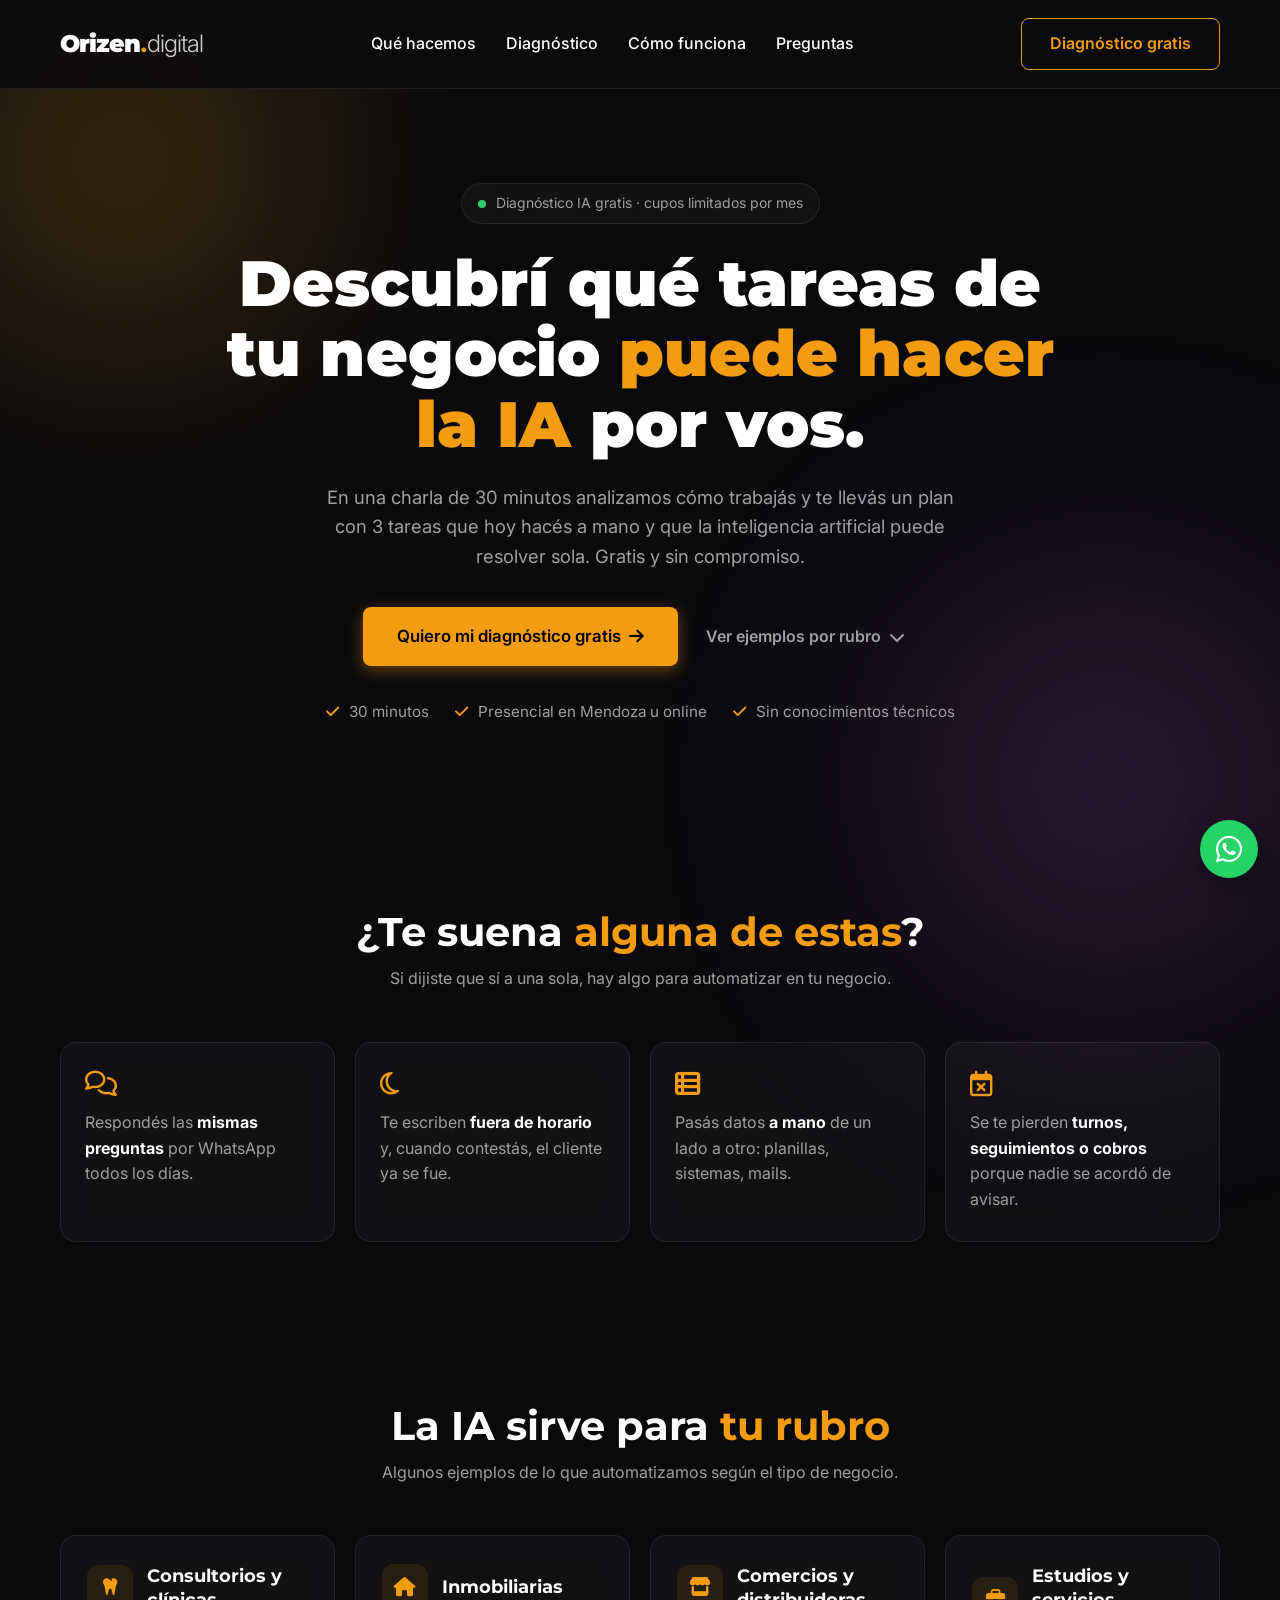
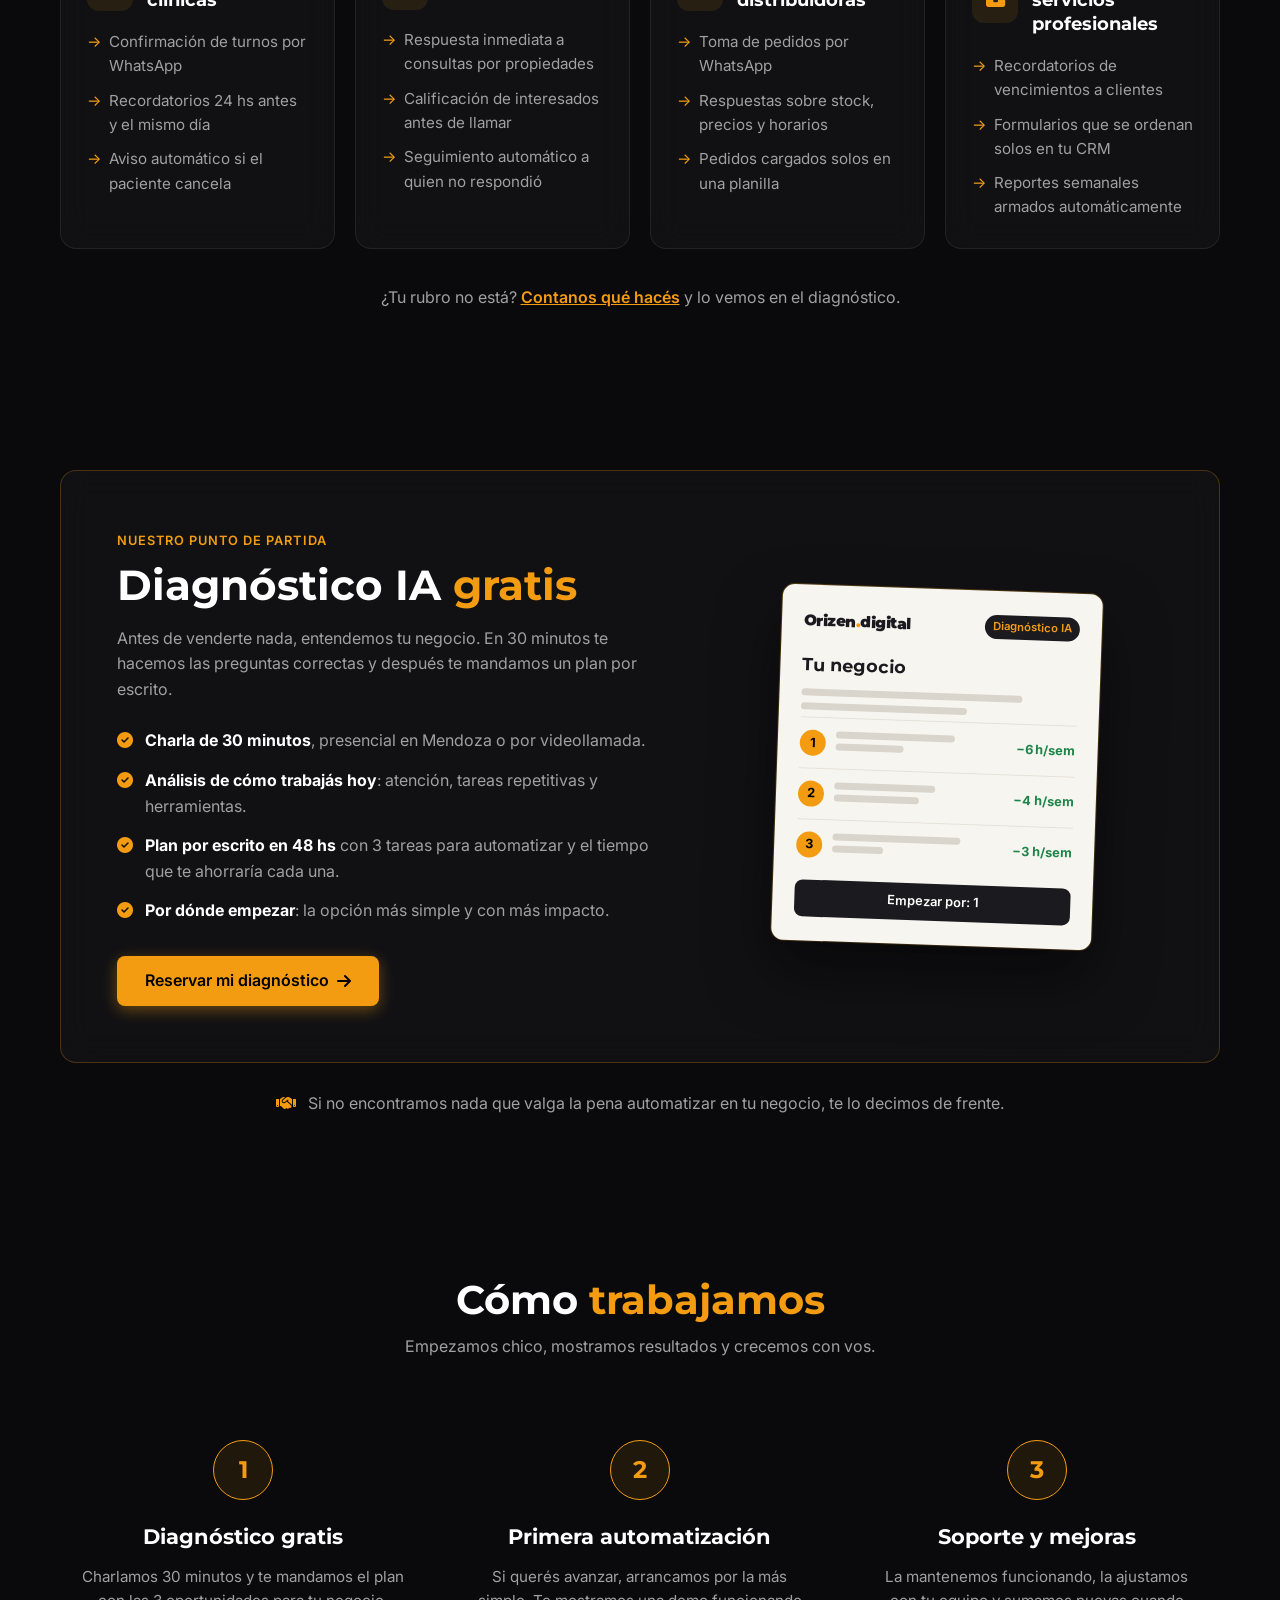
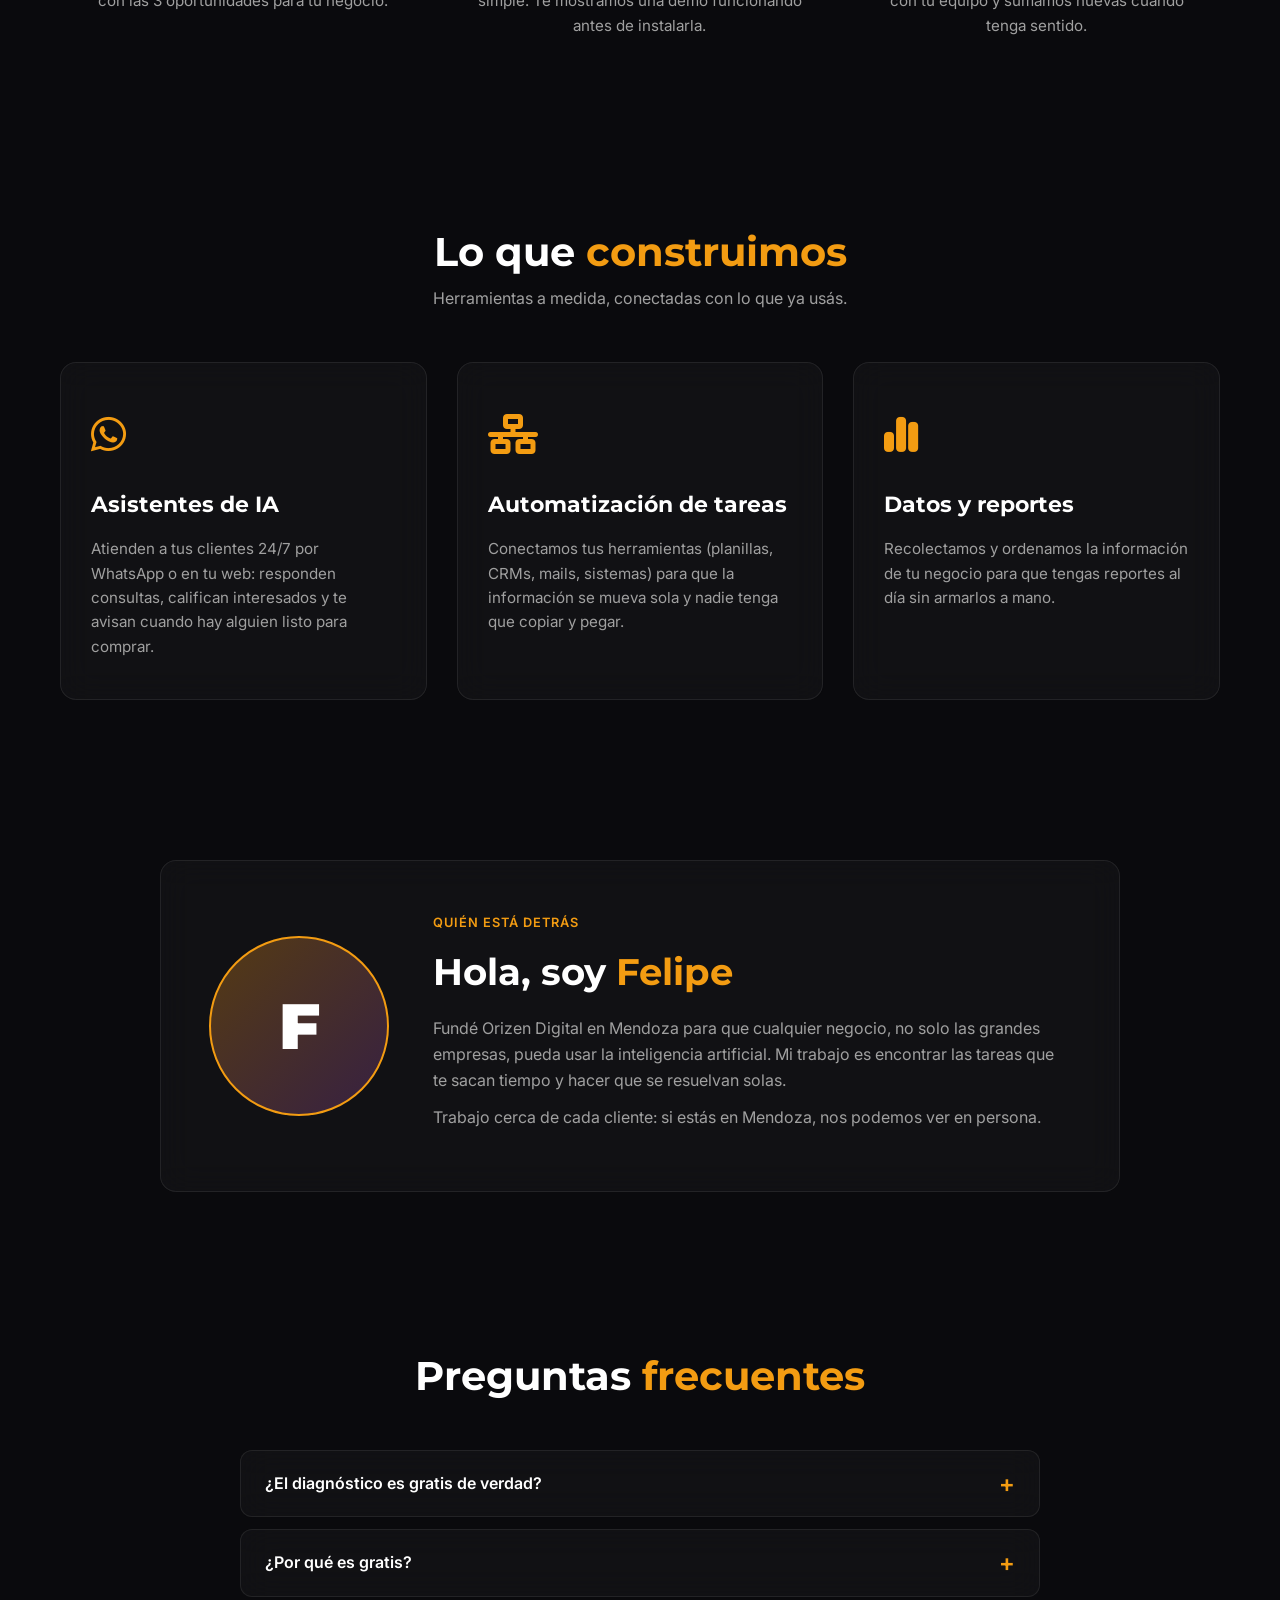
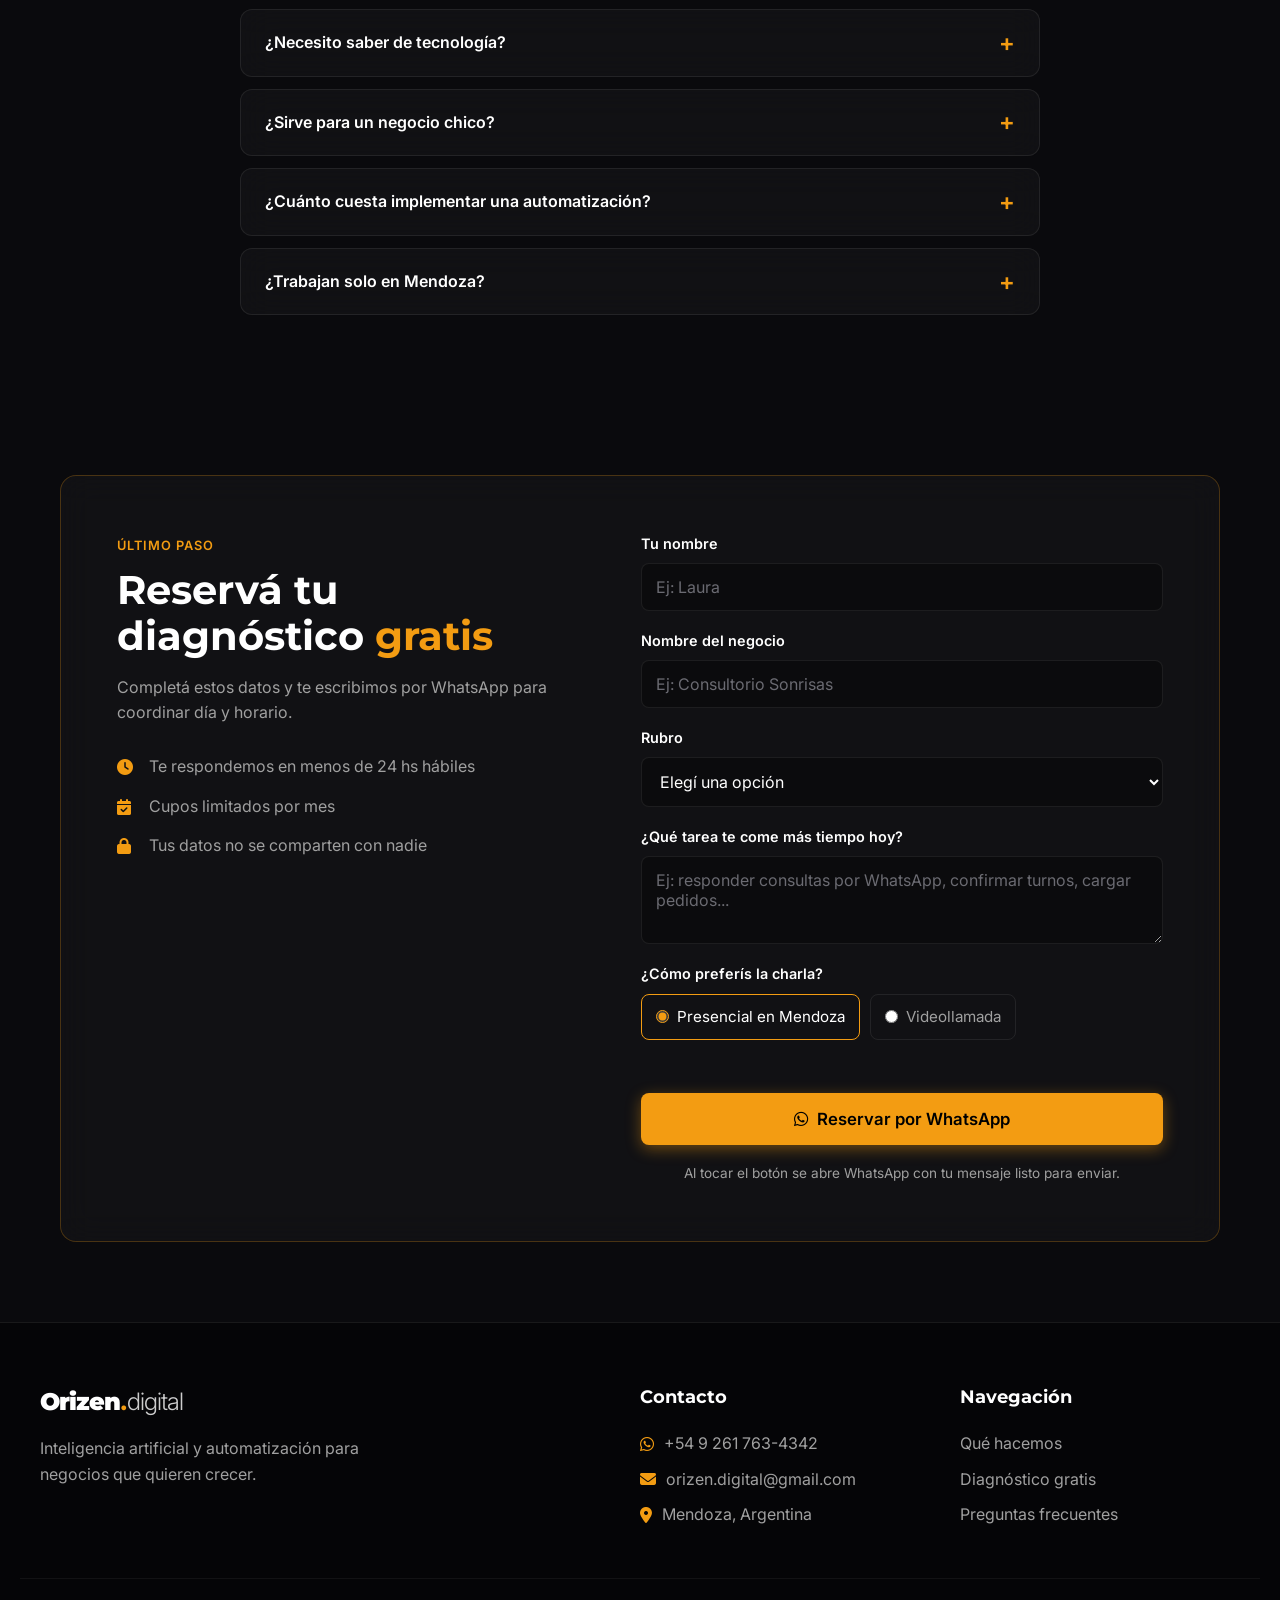
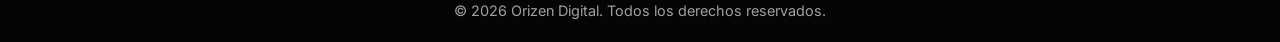
<file: index.html>
<!DOCTYPE html>
<html lang="es">
<head>
    <meta charset="UTF-8">
    <meta name="viewport" content="width=device-width, initial-scale=1.0">
    <title>Orizen Digital | Inteligencia Artificial para tu negocio</title>
    <meta name="description" content="Descubrí qué tareas de tu negocio puede hacer la inteligencia artificial. Diagnóstico IA gratis de 30 minutos para negocios de Mendoza y de toda Argentina.">

    <!-- Vista previa al compartir el link por WhatsApp o redes -->
    <meta property="og:title" content="Orizen Digital | IA para tu negocio">
    <meta property="og:description" content="Diagnóstico IA gratis: en 30 minutos te mostramos 3 tareas de tu negocio que la IA puede hacer por vos.">
    <meta property="og:type" content="website">
    <meta property="og:url" content="https://orizendigital-coder.github.io/orizen.digital/">

    <link rel="stylesheet" href="style.css">
    <link href="https://fonts.googleapis.com/css2?family=Montserrat:wght@300;500;700;900&family=Inter:wght@400;600&display=swap" rel="stylesheet">
    <link rel="stylesheet" href="https://cdnjs.cloudflare.com/ajax/libs/font-awesome/6.4.0/css/all.min.css">
</head>
<body>
    <div class="bg-gradient-1"></div>
    <div class="bg-gradient-2"></div>

    <!-- Navbar -->
    <nav class="navbar">
        <div class="nav-content">
            <a href="#inicio" class="logo">
                <span class="logo-text">Orizen</span><span class="logo-dot">.</span><span class="logo-sub">digital</span>
            </a>
            <ul class="nav-links">
                <li><a href="#rubros">Qué hacemos</a></li>
                <li><a href="#diagnostico-info">Diagnóstico</a></li>
                <li><a href="#proceso">Cómo funciona</a></li>
                <li><a href="#faq">Preguntas</a></li>
            </ul>
            <a href="#diagnostico" class="btn-outline nav-cta">Diagnóstico gratis</a>
        </div>
    </nav>

    <!-- 1. HERO: la promesa + la acción principal -->
    <header class="hero" id="inicio">
        <div class="hero-content fade-in-up">
            <div class="badge"><span class="dot-live"></span> Diagnóstico IA gratis · cupos limitados por mes</div>
            <h1 class="hero-title">Descubrí qué tareas de tu negocio <span class="highlight">puede hacer la IA</span> por vos.</h1>
            <p class="hero-subtitle">En una charla de 30 minutos analizamos cómo trabajás y te llevás un plan con 3 tareas que hoy hacés a mano y que la inteligencia artificial puede resolver sola. Gratis y sin compromiso.</p>
            <div class="hero-buttons">
                <a href="#diagnostico" class="btn-primary btn-big">Quiero mi diagnóstico gratis <i class="fa-solid fa-arrow-right"></i></a>
                <a href="#rubros" class="btn-text">Ver ejemplos por rubro <i class="fa-solid fa-chevron-down"></i></a>
            </div>
            <ul class="hero-points">
                <li><i class="fa-solid fa-check"></i> 30 minutos</li>
                <li><i class="fa-solid fa-check"></i> Presencial en Mendoza u online</li>
                <li><i class="fa-solid fa-check"></i> Sin conocimientos técnicos</li>
            </ul>
        </div>
    </header>

    <!-- 2. PROBLEMA: que el dueño se sienta identificado -->
    <section class="pain">
        <div class="section-header fade-in">
            <h2>¿Te suena <span class="highlight">alguna de estas</span>?</h2>
            <p>Si dijiste que sí a una sola, hay algo para automatizar en tu negocio.</p>
        </div>
        <div class="pain-grid">
            <div class="pain-card glass fade-in-up">
                <i class="fa-regular fa-comments"></i>
                <p>Respondés las <strong>mismas preguntas</strong> por WhatsApp todos los días.</p>
            </div>
            <div class="pain-card glass fade-in-up" style="transition-delay: 0.08s;">
                <i class="fa-regular fa-moon"></i>
                <p>Te escriben <strong>fuera de horario</strong> y, cuando contestás, el cliente ya se fue.</p>
            </div>
            <div class="pain-card glass fade-in-up" style="transition-delay: 0.16s;">
                <i class="fa-solid fa-table-list"></i>
                <p>Pasás datos <strong>a mano</strong> de un lado a otro: planillas, sistemas, mails.</p>
            </div>
            <div class="pain-card glass fade-in-up" style="transition-delay: 0.24s;">
                <i class="fa-regular fa-calendar-xmark"></i>
                <p>Se te pierden <strong>turnos, seguimientos o cobros</strong> porque nadie se acordó de avisar.</p>
            </div>
        </div>
    </section>

    <!-- 3. RUBROS: "ayudamos a cualquier negocio", con ejemplos concretos -->
    <section id="rubros" class="industries">
        <div class="section-header fade-in">
            <h2>La IA sirve para <span class="highlight">tu rubro</span></h2>
            <p>Algunos ejemplos de lo que automatizamos según el tipo de negocio.</p>
        </div>
        <div class="industries-grid">
            <div class="industry-card glass fade-in-up">
                <div class="industry-head"><i class="fa-solid fa-tooth"></i><h3>Consultorios y clínicas</h3></div>
                <ul>
                    <li>Confirmación de turnos por WhatsApp</li>
                    <li>Recordatorios 24 hs antes y el mismo día</li>
                    <li>Aviso automático si el paciente cancela</li>
                </ul>
            </div>
            <div class="industry-card glass fade-in-up" style="transition-delay: 0.08s;">
                <div class="industry-head"><i class="fa-solid fa-house"></i><h3>Inmobiliarias</h3></div>
                <ul>
                    <li>Respuesta inmediata a consultas por propiedades</li>
                    <li>Calificación de interesados antes de llamar</li>
                    <li>Seguimiento automático a quien no respondió</li>
                </ul>
            </div>
            <div class="industry-card glass fade-in-up" style="transition-delay: 0.16s;">
                <div class="industry-head"><i class="fa-solid fa-store"></i><h3>Comercios y distribuidoras</h3></div>
                <ul>
                    <li>Toma de pedidos por WhatsApp</li>
                    <li>Respuestas sobre stock, precios y horarios</li>
                    <li>Pedidos cargados solos en una planilla</li>
                </ul>
            </div>
            <div class="industry-card glass fade-in-up" style="transition-delay: 0.24s;">
                <div class="industry-head"><i class="fa-solid fa-briefcase"></i><h3>Estudios y servicios profesionales</h3></div>
                <ul>
                    <li>Recordatorios de vencimientos a clientes</li>
                    <li>Formularios que se ordenan solos en tu CRM</li>
                    <li>Reportes semanales armados automáticamente</li>
                </ul>
            </div>
        </div>
        <p class="industries-note fade-in">¿Tu rubro no está? <a href="#diagnostico">Contanos qué hacés</a> y lo vemos en el diagnóstico.</p>
    </section>

    <!-- 4. LA OFERTA: qué es el diagnóstico y qué te llevás -->
    <section id="diagnostico-info" class="offer">
        <div class="offer-box glass fade-in-up">
            <div class="offer-text">
                <span class="eyebrow">Nuestro punto de partida</span>
                <h2>Diagnóstico IA <span class="highlight">gratis</span></h2>
                <p>Antes de venderte nada, entendemos tu negocio. En 30 minutos te hacemos las preguntas correctas y después te mandamos un plan por escrito.</p>
                <ul class="offer-list">
                    <li><i class="fa-solid fa-circle-check"></i><span><strong>Charla de 30 minutos</strong>, presencial en Mendoza o por videollamada.</span></li>
                    <li><i class="fa-solid fa-circle-check"></i><span><strong>Análisis de cómo trabajás hoy</strong>: atención, tareas repetitivas y herramientas.</span></li>
                    <li><i class="fa-solid fa-circle-check"></i><span><strong>Plan por escrito en 48 hs</strong> con 3 tareas para automatizar y el tiempo que te ahorraría cada una.</span></li>
                    <li><i class="fa-solid fa-circle-check"></i><span><strong>Por dónde empezar</strong>: la opción más simple y con más impacto.</span></li>
                </ul>
                <a href="#diagnostico" class="btn-primary">Reservar mi diagnóstico <i class="fa-solid fa-arrow-right"></i></a>
            </div>
            <div class="offer-doc" aria-hidden="true">
                <div class="doc-paper">
                    <div class="doc-top">
                        <span class="doc-brand">Orizen<span class="logo-dot">.</span>digital</span>
                        <span class="doc-tag">Diagnóstico IA</span>
                    </div>
                    <div class="doc-title">Tu negocio</div>
                    <div class="doc-line w80"></div>
                    <div class="doc-line w60"></div>
                    <div class="doc-item"><span>1</span><div><div class="doc-line w70"></div><div class="doc-line w40"></div></div><em>−6 h/sem</em></div>
                    <div class="doc-item"><span>2</span><div><div class="doc-line w60"></div><div class="doc-line w50"></div></div><em>−4 h/sem</em></div>
                    <div class="doc-item"><span>3</span><div><div class="doc-line w75"></div><div class="doc-line w30"></div></div><em>−3 h/sem</em></div>
                    <div class="doc-start">Empezar por: 1</div>
                </div>
            </div>
        </div>
        <p class="guarantee fade-in"><i class="fa-solid fa-handshake"></i> Si no encontramos nada que valga la pena automatizar en tu negocio, te lo decimos de frente.</p>
    </section>

    <!-- 5. PROCESO: qué pasa después -->
    <section id="proceso" class="process">
        <div class="section-header fade-in">
            <h2>Cómo <span class="highlight">trabajamos</span></h2>
            <p>Empezamos chico, mostramos resultados y crecemos con vos.</p>
        </div>
        <div class="process-grid">
            <div class="process-step fade-in-up">
                <div class="step-number">1</div>
                <h3>Diagnóstico gratis</h3>
                <p>Charlamos 30 minutos y te mandamos el plan con las 3 oportunidades para tu negocio.</p>
            </div>
            <div class="process-step fade-in-up" style="transition-delay: 0.1s;">
                <div class="step-number">2</div>
                <h3>Primera automatización</h3>
                <p>Si querés avanzar, arrancamos por la más simple. Te mostramos una demo funcionando antes de instalarla.</p>
            </div>
            <div class="process-step fade-in-up" style="transition-delay: 0.2s;">
                <div class="step-number">3</div>
                <h3>Soporte y mejoras</h3>
                <p>La mantenemos funcionando, la ajustamos con tu equipo y sumamos nuevas cuando tenga sentido.</p>
            </div>
        </div>
    </section>

    <!-- 6. SERVICIOS: lo que construimos -->
    <section id="servicios" class="services">
        <div class="section-header fade-in">
            <h2>Lo que <span class="highlight">construimos</span></h2>
            <p>Herramientas a medida, conectadas con lo que ya usás.</p>
        </div>
        <div class="services-grid">
            <div class="service-card glass fade-in-up">
                <div class="service-icon"><i class="fa-brands fa-whatsapp"></i></div>
                <h3>Asistentes de IA</h3>
                <p>Atienden a tus clientes 24/7 por WhatsApp o en tu web: responden consultas, califican interesados y te avisan cuando hay alguien listo para comprar.</p>
            </div>
            <div class="service-card glass fade-in-up" style="transition-delay: 0.1s;">
                <div class="service-icon"><i class="fa-solid fa-network-wired"></i></div>
                <h3>Automatización de tareas</h3>
                <p>Conectamos tus herramientas (planillas, CRMs, mails, sistemas) para que la información se mueva sola y nadie tenga que copiar y pegar.</p>
            </div>
            <div class="service-card glass fade-in-up" style="transition-delay: 0.2s;">
                <div class="service-icon"><i class="fa-solid fa-chart-simple"></i></div>
                <h3>Datos y reportes</h3>
                <p>Recolectamos y ordenamos la información de tu negocio para que tengas reportes al día sin armarlos a mano.</p>
            </div>
        </div>
    </section>

    <!-- 7. QUIÉN ESTÁ DETRÁS: marca personal y confianza -->
    <section class="founder">
        <div class="founder-box glass fade-in-up">
            <div class="founder-photo">
                <!-- Reemplazá este bloque por tu foto: <img src="felipe.jpg" alt="Felipe, fundador de Orizen Digital"> -->
                <span>F</span>
            </div>
            <div class="founder-text">
                <span class="eyebrow">Quién está detrás</span>
                <h2>Hola, soy <span class="highlight">Felipe</span></h2>
                <p>Fundé Orizen Digital en Mendoza para que cualquier negocio, no solo las grandes empresas, pueda usar la inteligencia artificial. Mi trabajo es encontrar las tareas que te sacan tiempo y hacer que se resuelvan solas.</p>
                <p>Trabajo cerca de cada cliente: si estás en Mendoza, nos podemos ver en persona.</p>
            </div>
        </div>
    </section>

    <!-- 8. PREGUNTAS FRECUENTES: responde las objeciones antes de que aparezcan -->
    <section id="faq" class="faq">
        <div class="section-header fade-in">
            <h2>Preguntas <span class="highlight">frecuentes</span></h2>
        </div>
        <div class="faq-list">
            <details class="faq-item glass fade-in-up">
                <summary>¿El diagnóstico es gratis de verdad?</summary>
                <p>Sí. No te pedimos tarjeta ni te comprometés a nada. Si después querés implementar alguna de las ideas, te pasamos un presupuesto aparte y vos decidís.</p>
            </details>
            <details class="faq-item glass fade-in-up">
                <summary>¿Por qué es gratis?</summary>
                <p>Porque es la mejor forma de que nos conozcas. Si el plan te sirve, es probable que quieras que lo implementemos nosotros. Por eso hacemos una cantidad limitada por mes.</p>
            </details>
            <details class="faq-item glass fade-in-up">
                <summary>¿Necesito saber de tecnología?</summary>
                <p>No. Vos nos contás cómo trabajás y nosotros nos ocupamos de la parte técnica. Todo lo que entregamos está pensado para que lo use cualquier persona de tu equipo.</p>
            </details>
            <details class="faq-item glass fade-in-up">
                <summary>¿Sirve para un negocio chico?</summary>
                <p>Sí, sobre todo para negocios chicos. Una sola automatización bien hecha, como responder consultas o recordar turnos, ya puede ahorrarte varias horas por semana.</p>
            </details>
            <details class="faq-item glass fade-in-up">
                <summary>¿Cuánto cuesta implementar una automatización?</summary>
                <p>Depende de lo que haga falta. Por eso primero hacemos el diagnóstico: con el plan en la mano te pasamos un precio claro, con un pago de instalación y un mantenimiento mensual.</p>
            </details>
            <details class="faq-item glass fade-in-up">
                <summary>¿Trabajan solo en Mendoza?</summary>
                <p>Estamos en Mendoza y ahí podemos reunirnos en persona, pero trabajamos con negocios de toda Argentina por videollamada.</p>
            </details>
        </div>
    </section>

    <!-- 9. FORMULARIO: la conversión -->
    <section id="diagnostico" class="form-section">
        <div class="form-box glass fade-in-up">
            <div class="form-intro">
                <span class="eyebrow">Último paso</span>
                <h2>Reservá tu diagnóstico <span class="highlight">gratis</span></h2>
                <p>Completá estos datos y te escribimos por WhatsApp para coordinar día y horario.</p>
                <ul class="form-points">
                    <li><i class="fa-solid fa-clock"></i> Te respondemos en menos de 24 hs hábiles</li>
                    <li><i class="fa-solid fa-calendar-check"></i> Cupos limitados por mes</li>
                    <li><i class="fa-solid fa-lock"></i> Tus datos no se comparten con nadie</li>
                </ul>
            </div>
            <form id="diagnostico-form" class="lead-form" novalidate>
                <div class="field">
                    <label for="f-nombre">Tu nombre</label>
                    <input id="f-nombre" name="nombre" type="text" autocomplete="name" placeholder="Ej: Laura" required>
                </div>
                <div class="field">
                    <label for="f-negocio">Nombre del negocio</label>
                    <input id="f-negocio" name="negocio" type="text" autocomplete="organization" placeholder="Ej: Consultorio Sonrisas" required>
                </div>
                <div class="field">
                    <label for="f-rubro">Rubro</label>
                    <select id="f-rubro" name="rubro" required>
                        <option value="" disabled selected>Elegí una opción</option>
                        <option>Salud / consultorio / clínica</option>
                        <option>Inmobiliaria</option>
                        <option>Comercio / distribuidora</option>
                        <option>Estudio contable o profesional</option>
                        <option>Gastronomía</option>
                        <option>Estética / peluquería</option>
                        <option>Otro</option>
                    </select>
                </div>
                <div class="field">
                    <label for="f-tarea">¿Qué tarea te come más tiempo hoy?</label>
                    <textarea id="f-tarea" name="tarea" rows="3" placeholder="Ej: responder consultas por WhatsApp, confirmar turnos, cargar pedidos..." required></textarea>
                </div>
                <div class="field">
                    <label>¿Cómo preferís la charla?</label>
                    <div class="radio-row">
                        <label class="radio"><input type="radio" name="modalidad" value="Presencial en Mendoza" checked> Presencial en Mendoza</label>
                        <label class="radio"><input type="radio" name="modalidad" value="Videollamada"> Videollamada</label>
                    </div>
                </div>
                <p class="form-error" id="form-error" role="alert"></p>
                <button type="submit" class="btn-primary btn-big btn-block pulse">
                    <i class="fa-brands fa-whatsapp"></i> Reservar por WhatsApp
                </button>
                <p class="form-hint">Al tocar el botón se abre WhatsApp con tu mensaje listo para enviar.</p>
            </form>
        </div>
    </section>

    <!-- Footer -->
    <footer>
        <div class="footer-content">
            <div class="footer-brand">
                <div class="logo">
                    <span class="logo-text">Orizen</span><span class="logo-dot">.</span><span class="logo-sub">digital</span>
                </div>
                <p class="footer-slogan">Inteligencia artificial y automatización para negocios que quieren crecer.</p>
            </div>
            <div class="footer-contact">
                <h4>Contacto</h4>
                <p><i class="fa-brands fa-whatsapp"></i> <a href="https://wa.me/5492617634342" target="_blank" rel="noopener">+54 9 261 763-4342</a></p>
                <p><i class="fa-solid fa-envelope"></i> <a href="mailto:orizen.digital@gmail.com">orizen.digital@gmail.com</a></p>
                <p><i class="fa-solid fa-location-dot"></i> Mendoza, Argentina</p>
            </div>
            <div class="footer-links">
                <h4>Navegación</h4>
                <p><a href="#rubros">Qué hacemos</a></p>
                <p><a href="#diagnostico-info">Diagnóstico gratis</a></p>
                <p><a href="#faq">Preguntas frecuentes</a></p>
            </div>
        </div>
        <div class="footer-bottom">
            <p>&copy; 2026 Orizen Digital. Todos los derechos reservados.</p>
        </div>
    </footer>

    <!-- Botón flotante de WhatsApp -->
    <a class="wa-float" href="https://wa.me/5492617634342?text=Hola!%20Quiero%20saber%20m%C3%A1s%20sobre%20el%20diagn%C3%B3stico%20IA%20gratis" target="_blank" rel="noopener" aria-label="Escribinos por WhatsApp">
        <i class="fa-brands fa-whatsapp"></i>
    </a>

    <script src="script.js"></script>
</body>
</html>
</file>
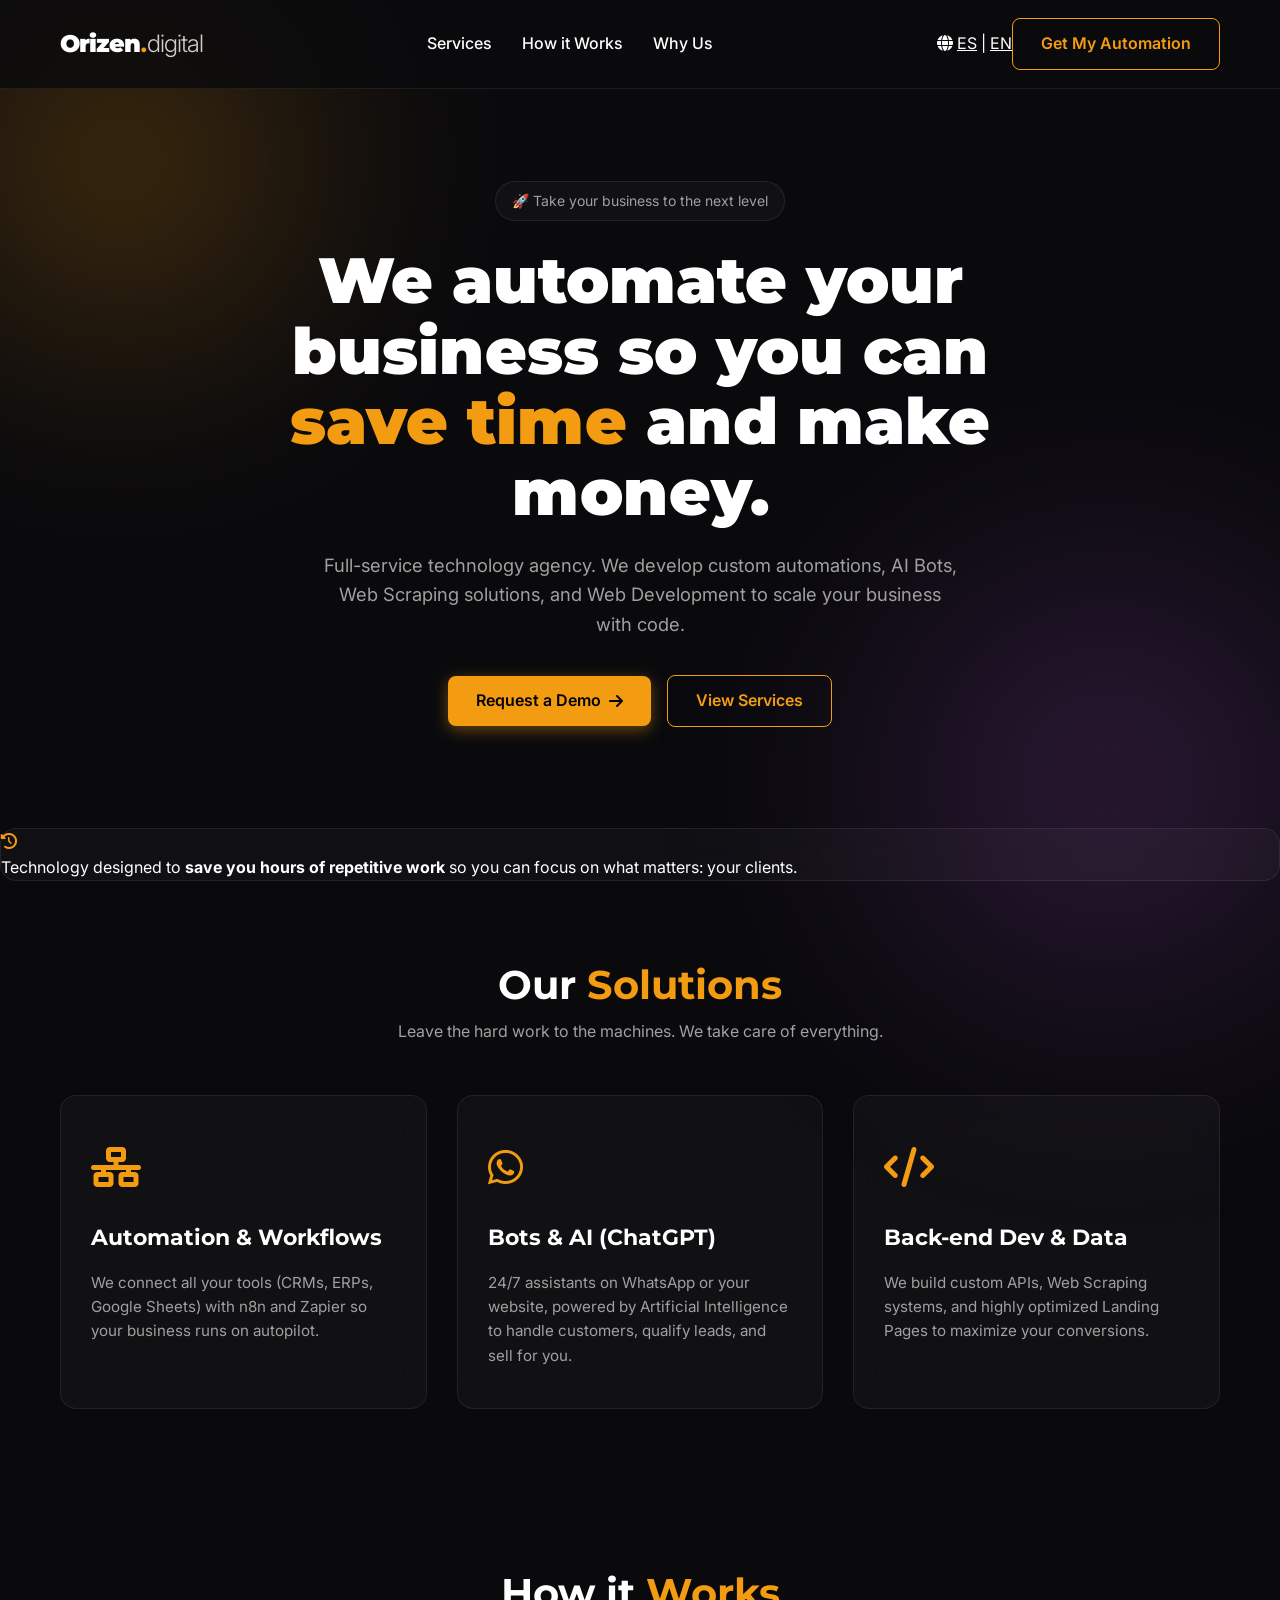
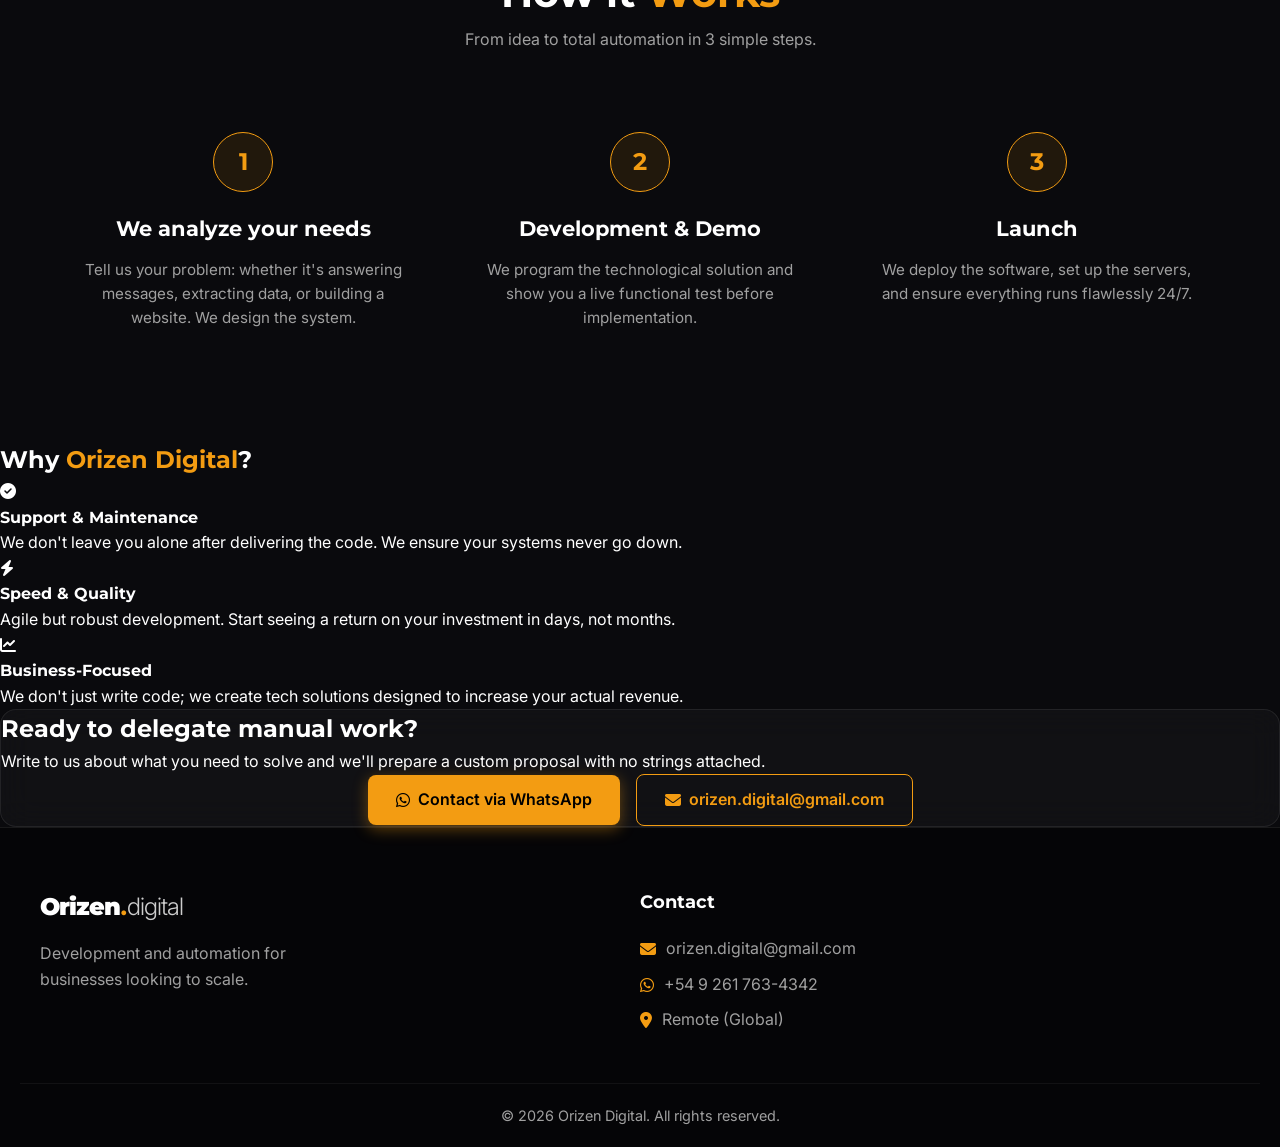
<file: en.html>
<!DOCTYPE html>
<html lang="en">
<head>
    <meta charset="UTF-8">
    <meta name="viewport" content="width=device-width, initial-scale=1.0">
    <title>Orizen Digital | Tech & Automation Agency</title>
    <meta name="description" content="Full-service tech agency: Automation, Web Scraping, AI Bots, and Web Development to scale your business.">
    <link rel="stylesheet" href="style.css">
    <link href="https://fonts.googleapis.com/css2?family=Montserrat:wght@300;500;700;900&family=Inter:wght@400;600&display=swap" rel="stylesheet">
    <link rel="stylesheet" href="https://cdnjs.cloudflare.com/ajax/libs/font-awesome/6.4.0/css/all.min.css">
</head>
<body>
    <div class="bg-gradient-1"></div>
    <div class="bg-gradient-2"></div>

    <!-- Navbar -->
    <nav class="navbar">
        <div class="nav-content">
            <div class="logo">
                <span class="logo-text">Orizen</span><span class="logo-dot">.</span><span class="logo-sub">digital</span>
            </div>
            <ul class="nav-links">
                <li><a href="#servicios">Services</a></li>
                <li><a href="#proceso">How it Works</a></li>
                <li><a href="#beneficios">Why Us</a></li>
            </ul>
            <div style="display: flex; align-items: center;">
                <div class="lang-switch">
                    <i class="fa-solid fa-globe"></i>
                    <a href="index.html">ES</a>
                    <span>|</span>
                    <a href="en.html" class="active">EN</a>
                </div>
                <a href="#contacto" class="btn-outline">Get My Automation</a>
            </div>
        </div>
    </nav>

    <!-- Hero Section -->
    <header class="hero">
        <div class="hero-content fade-in-up">
            <div class="badge">🚀 Take your business to the next level</div>
            <h1 class="hero-title">We automate your business so you can <span class="highlight">save time</span> and make money.</h1>
            <p class="hero-subtitle">Full-service technology agency. We develop custom automations, AI Bots, Web Scraping solutions, and Web Development to scale your business with code.</p>
            <div class="hero-buttons">
                <a href="#contacto" class="btn-primary">Request a Demo <i class="fa-solid fa-arrow-right"></i></a>
                <a href="#servicios" class="btn-outline">View Services</a>
            </div>
        </div>
    </header>

    <!-- Prueba Social -->
    <section class="social-proof fade-in">
        <div class="proof-content glass">
            <i class="fa-solid fa-clock-rotate-left highlight"></i>
            <p>Technology designed to <strong>save you hours of repetitive work</strong> so you can focus on what matters: your clients.</p>
        </div>
    </section>

    <!-- Servicios Section (4 Tarjetas) -->
    <section id="servicios" class="services">
        <div class="section-header fade-in">
            <h2>Our <span class="highlight">Solutions</span></h2>
            <p>Leave the hard work to the machines. We take care of everything.</p>
        </div>
        <div class="services-grid">
            <div class="service-card glass fade-in-up">
                <div class="service-icon"><i class="fa-solid fa-network-wired"></i></div>
                <h3>Automation & Workflows</h3>
                <p>We connect all your tools (CRMs, ERPs, Google Sheets) with n8n and Zapier so your business runs on autopilot.</p>
            </div>
            <div class="service-card glass fade-in-up" style="transition-delay: 0.1s;">
                <div class="service-icon"><i class="fa-brands fa-whatsapp"></i></div>
                <h3>Bots & AI (ChatGPT)</h3>
                <p>24/7 assistants on WhatsApp or your website, powered by Artificial Intelligence to handle customers, qualify leads, and sell for you.</p>
            </div>
            <div class="service-card glass fade-in-up" style="transition-delay: 0.2s;">
                <div class="service-icon"><i class="fa-solid fa-code"></i></div>
                <h3>Back-end Dev & Data</h3>
                <p>We build custom APIs, Web Scraping systems, and highly optimized Landing Pages to maximize your conversions.</p>
            </div>
        </div>
    </section>

    <!-- Cómo Funciona (Proceso en 3 pasos) -->
    <section id="proceso" class="process">
        <div class="section-header fade-in">
            <h2>How it <span class="highlight">Works</span></h2>
            <p>From idea to total automation in 3 simple steps.</p>
        </div>
        <div class="process-grid">
            <div class="process-step fade-in-up">
                <div class="step-number">1</div>
                <h3>We analyze your needs</h3>
                <p>Tell us your problem: whether it's answering messages, extracting data, or building a website. We design the system.</p>
            </div>
            <div class="process-step fade-in-up" style="transition-delay: 0.1s;">
                <div class="step-number">2</div>
                <h3>Development & Demo</h3>
                <p>We program the technological solution and show you a live functional test before implementation.</p>
            </div>
            <div class="process-step fade-in-up" style="transition-delay: 0.2s;">
                <div class="step-number">3</div>
                <h3>Launch</h3>
                <p>We deploy the software, set up the servers, and ensure everything runs flawlessly 24/7.</p>
            </div>
        </div>
    </section>

    <!-- Por qué elegirnos Section -->
    <section id="beneficios" class="benefits">
        <div class="benefits-content">
            <h2 class="fade-in">Why <span class="highlight">Orizen Digital</span>?</h2>
            <div class="benefits-list">
                <div class="benefit-item fade-in-left">
                    <i class="fa-solid fa-check-circle"></i>
                    <div>
                        <h4>Support & Maintenance</h4>
                        <p>We don't leave you alone after delivering the code. We ensure your systems never go down.</p>
                    </div>
                </div>
                <div class="benefit-item fade-in-left" style="transition-delay: 0.1s;">
                    <i class="fa-solid fa-bolt"></i>
                    <div>
                        <h4>Speed & Quality</h4>
                        <p>Agile but robust development. Start seeing a return on your investment in days, not months.</p>
                    </div>
                </div>
                <div class="benefit-item fade-in-left" style="transition-delay: 0.2s;">
                    <i class="fa-solid fa-chart-line"></i>
                    <div>
                        <h4>Business-Focused</h4>
                        <p>We don't just write code; we create tech solutions designed to increase your actual revenue.</p>
                    </div>
                </div>
            </div>
        </div>
    </section>

    <!-- Call to Action -->
    <section id="contacto" class="cta glass fade-in">
        <h2>Ready to delegate manual work?</h2>
        <p>Write to us about what you need to solve and we'll prepare a custom proposal with no strings attached.</p>
        <div class="hero-buttons">
            <a href="https://wa.me/5492617634342?text=Hi!%20I%20want%20information%20about%20your%20automation%20services" target="_blank" class="btn-primary pulse">
                <i class="fa-brands fa-whatsapp"></i> Contact via WhatsApp
            </a>
            <a href="mailto:orizen.digital@gmail.com" class="btn-outline">
                <i class="fa-solid fa-envelope"></i> orizen.digital@gmail.com
            </a>
        </div>
    </section>

    <!-- Footer -->
    <footer>
        <div class="footer-content">
            <div class="footer-brand">
                <div class="logo">
                    <span class="logo-text">Orizen</span><span class="logo-dot">.</span><span class="logo-sub">digital</span>
                </div>
                <p class="footer-slogan">Development and automation for businesses looking to scale.</p>
            </div>
            
            <div class="footer-contact">
                <h4>Contact</h4>
                <p><i class="fa-solid fa-envelope"></i> orizen.digital@gmail.com</p>
                <p><i class="fa-brands fa-whatsapp"></i> +54 9 261 763-4342</p>
                <p><i class="fa-solid fa-location-dot"></i> Remote (Global)</p>
            </div>


        </div>
        <div class="footer-bottom">
            <p>&copy; 2026 Orizen Digital. All rights reserved.</p>
        </div>
    </footer>

    <script src="script.js"></script>
</body>
</html>
</file>
<file: style.css>
/* --- Variables & Setup --- */
:root {
    --bg-dark: #0a0a0d;
    --bg-darker: #050507;
    --primary: #f39c12; /* Dorado/Naranja vibrante */
    --primary-glow: rgba(243, 156, 18, 0.4);
    --text-main: #ffffff;
    --text-muted: #a0a0a0;
    --glass-bg: rgba(255, 255, 255, 0.03);
    --glass-border: rgba(255, 255, 255, 0.08);
}

* {
    margin: 0;
    padding: 0;
    box-sizing: border-box;
}

html {
    scroll-behavior: smooth;
    scroll-padding-top: 90px; /* que el menú fijo no tape los títulos */
}

body {
    font-family: 'Inter', sans-serif;
    background-color: var(--bg-dark);
    color: var(--text-main);
    line-height: 1.6;
    overflow-x: hidden;
}

h1, h2, h3, h4, .logo-text {
    font-family: 'Montserrat', sans-serif;
}

a { color: inherit; }

.highlight {
    color: var(--primary);
}

.eyebrow {
    display: inline-block;
    font-size: 0.8rem;
    font-weight: 600;
    letter-spacing: 0.08em;
    text-transform: uppercase;
    color: var(--primary);
    margin-bottom: 10px;
}

/* --- Background Gradients --- */
.bg-gradient-1, .bg-gradient-2 {
    position: fixed;
    border-radius: 50%;
    filter: blur(120px);
    z-index: -1;
    opacity: 0.4;
    animation: float 20s infinite alternate;
}

.bg-gradient-1 {
    top: -10%;
    left: -10%;
    width: 500px;
    height: 500px;
    background: radial-gradient(circle, var(--primary) 0%, transparent 70%);
}

.bg-gradient-2 {
    bottom: -20%;
    right: -10%;
    width: 600px;
    height: 600px;
    background: radial-gradient(circle, #8e44ad 0%, transparent 70%);
    animation-delay: -5s;
}

@keyframes float {
    0% { transform: translate(0, 0); }
    100% { transform: translate(50px, 50px); }
}

/* --- Navbar --- */
.navbar {
    position: fixed;
    top: 0;
    width: 100%;
    padding: 18px 0;
    background: rgba(10, 10, 13, 0.8);
    backdrop-filter: blur(10px);
    -webkit-backdrop-filter: blur(10px);
    border-bottom: 1px solid var(--glass-border);
    z-index: 1000;
}

.nav-content {
    max-width: 1200px;
    margin: 0 auto;
    display: flex;
    justify-content: space-between;
    align-items: center;
    gap: 20px;
    padding: 0 20px;
}

.logo {
    font-size: 24px;
    font-weight: 900;
    letter-spacing: -1px;
    text-decoration: none;
    color: var(--text-main);
    white-space: nowrap;
}

.logo-dot {
    color: var(--primary);
}

.logo-sub {
    font-weight: 300;
    opacity: 0.8;
}

.nav-links {
    display: flex;
    list-style: none;
    gap: 30px;
}

.nav-links a {
    color: var(--text-main);
    text-decoration: none;
    font-weight: 500;
    transition: color 0.3s;
}

.nav-links a:hover {
    color: var(--primary);
}

/* --- Buttons --- */
.btn-primary, .btn-outline, .btn-text {
    display: inline-flex;
    align-items: center;
    justify-content: center;
    gap: 8px;
    padding: 12px 28px;
    border-radius: 8px;
    text-decoration: none;
    font-weight: 600;
    font-family: 'Inter', sans-serif;
    font-size: 1rem;
    transition: all 0.3s ease;
    cursor: pointer;
    border: none;
}

.btn-primary {
    background-color: var(--primary);
    color: #000;
    box-shadow: 0 4px 15px var(--primary-glow);
}

.btn-primary:hover {
    transform: translateY(-2px);
    box-shadow: 0 6px 20px var(--primary-glow);
}

.btn-big {
    padding: 16px 34px;
    font-size: 1.05rem;
}

.btn-block {
    width: 100%;
}

.btn-outline {
    border: 1px solid var(--primary);
    background-color: transparent;
    color: var(--primary);
}

.btn-outline:hover {
    background-color: rgba(243, 156, 18, 0.1);
}

.btn-text {
    background: none;
    color: var(--text-muted);
    padding-inline: 12px;
}

.btn-text:hover {
    color: var(--text-main);
}

/* --- Hero Section --- */
.hero {
    min-height: 92vh;
    display: flex;
    align-items: center;
    justify-content: center;
    text-align: center;
    padding: 140px 20px 60px;
}

.hero-content {
    max-width: 860px;
}

.badge {
    display: inline-flex;
    align-items: center;
    gap: 10px;
    padding: 8px 16px;
    background: var(--glass-bg);
    border: 1px solid var(--glass-border);
    border-radius: 50px;
    font-size: 14px;
    margin-bottom: 24px;
    color: var(--text-muted);
}

.dot-live {
    width: 8px;
    height: 8px;
    border-radius: 50%;
    background: #2ecc71;
    box-shadow: 0 0 0 0 rgba(46, 204, 113, 0.6);
    animation: live 2s infinite;
}

@keyframes live {
    0% { box-shadow: 0 0 0 0 rgba(46, 204, 113, 0.6); }
    70% { box-shadow: 0 0 0 8px rgba(46, 204, 113, 0); }
    100% { box-shadow: 0 0 0 0 rgba(46, 204, 113, 0); }
}

.hero-title {
    font-size: clamp(2.3rem, 6vw, 4rem);
    line-height: 1.1;
    margin-bottom: 24px;
    font-weight: 900;
}

.hero-subtitle {
    font-size: 1.15rem;
    color: var(--text-muted);
    margin: 0 auto 36px;
    max-width: 640px;
}

.hero-buttons {
    display: flex;
    gap: 16px;
    justify-content: center;
    align-items: center;
    flex-wrap: wrap;
}

.hero-points {
    list-style: none;
    display: flex;
    justify-content: center;
    flex-wrap: wrap;
    gap: 10px 26px;
    margin-top: 34px;
    color: var(--text-muted);
    font-size: 0.95rem;
}

.hero-points i {
    color: var(--primary);
    margin-right: 6px;
}

/* --- Glassmorphism --- */
.glass {
    background: var(--glass-bg);
    backdrop-filter: blur(16px);
    -webkit-backdrop-filter: blur(16px);
    border: 1px solid var(--glass-border);
    border-radius: 16px;
}

/* --- Sections Common --- */
.pain, .industries, .offer, .process, .services, .founder, .faq, .form-section {
    max-width: 1200px;
    margin: 0 auto;
    padding: 80px 20px;
}

.section-header {
    text-align: center;
    margin-bottom: 50px;
}

.section-header h2 {
    font-size: clamp(1.9rem, 4vw, 2.5rem);
    margin-bottom: 10px;
    line-height: 1.2;
}

.section-header p {
    color: var(--text-muted);
}

/* --- Problema --- */
.pain-grid {
    display: grid;
    grid-template-columns: repeat(auto-fit, minmax(240px, 1fr));
    gap: 20px;
}

.pain-card {
    padding: 28px 24px;
}

.pain-card i {
    font-size: 1.6rem;
    color: var(--primary);
    margin-bottom: 14px;
}

.pain-card p {
    color: var(--text-muted);
}

.pain-card strong {
    color: var(--text-main);
}

/* --- Rubros --- */
.industries-grid {
    display: grid;
    grid-template-columns: repeat(auto-fit, minmax(260px, 1fr));
    gap: 20px;
}

.industry-card {
    padding: 28px 26px;
    transition: transform 0.4s ease, border-color 0.4s ease;
}

.industry-card:hover {
    transform: translateY(-6px);
    border-color: var(--primary);
}

.industry-head {
    display: flex;
    align-items: center;
    gap: 14px;
    margin-bottom: 18px;
}

.industry-head i {
    width: 46px;
    height: 46px;
    flex-shrink: 0;
    display: grid;
    place-items: center;
    border-radius: 12px;
    background: rgba(243, 156, 18, 0.1);
    color: var(--primary);
    font-size: 1.2rem;
}

.industry-head h3 {
    font-size: 1.15rem;
    line-height: 1.3;
}

.industry-card ul {
    list-style: none;
    display: flex;
    flex-direction: column;
    gap: 10px;
}

.industry-card li {
    position: relative;
    padding-left: 22px;
    color: var(--text-muted);
    font-size: 0.95rem;
}

.industry-card li::before {
    content: "→";
    position: absolute;
    left: 0;
    color: var(--primary);
}

.industries-note {
    text-align: center;
    margin-top: 36px;
    color: var(--text-muted);
}

.industries-note a {
    color: var(--primary);
    font-weight: 600;
}

/* --- Oferta: Diagnóstico --- */
.offer-box {
    display: grid;
    grid-template-columns: 1.2fr 1fr;
    gap: 50px;
    align-items: center;
    padding: 56px;
    border-color: rgba(243, 156, 18, 0.25);
}

.offer-text h2 {
    font-size: clamp(1.9rem, 4vw, 2.6rem);
    line-height: 1.15;
    margin-bottom: 16px;
}

.offer-text > p {
    color: var(--text-muted);
    margin-bottom: 26px;
}

.offer-list {
    list-style: none;
    display: flex;
    flex-direction: column;
    gap: 14px;
    margin-bottom: 32px;
}

.offer-list li {
    display: flex;
    gap: 12px;
    color: var(--text-muted);
}

.offer-list i {
    color: var(--primary);
    margin-top: 4px;
}

.offer-list strong {
    color: var(--text-main);
}

/* Mini "documento" ilustrativo */
.offer-doc {
    display: flex;
    justify-content: center;
}

.doc-paper {
    width: 100%;
    max-width: 320px;
    background: #f7f5f0;
    color: #1b1b1f;
    border-radius: 12px;
    padding: 24px 22px;
    transform: rotate(2deg);
    box-shadow: 0 30px 60px rgba(0, 0, 0, 0.5), 0 0 0 1px rgba(243, 156, 18, 0.3);
}

.doc-top {
    display: flex;
    justify-content: space-between;
    align-items: center;
    margin-bottom: 18px;
}

.doc-brand {
    font-family: 'Montserrat', sans-serif;
    font-weight: 900;
    font-size: 0.95rem;
    letter-spacing: -0.5px;
}

.doc-tag {
    font-size: 0.7rem;
    font-weight: 600;
    background: #1b1b1f;
    color: var(--primary);
    padding: 3px 8px;
    border-radius: 20px;
}

.doc-title {
    font-family: 'Montserrat', sans-serif;
    font-weight: 700;
    font-size: 1.1rem;
    margin-bottom: 10px;
}

.doc-line {
    height: 7px;
    border-radius: 4px;
    background: #d9d5cc;
    margin-bottom: 7px;
}

.w30 { width: 30%; } .w40 { width: 40%; } .w50 { width: 50%; }
.w60 { width: 60%; } .w70 { width: 70%; } .w75 { width: 75%; } .w80 { width: 80%; }

.doc-item {
    display: grid;
    grid-template-columns: 26px 1fr auto;
    gap: 10px;
    align-items: center;
    padding: 12px 0;
    border-top: 1px solid #e6e2d9;
}

.doc-item:first-of-type {
    margin-top: 12px;
}

.doc-item span {
    width: 26px;
    height: 26px;
    display: grid;
    place-items: center;
    border-radius: 50%;
    background: var(--primary);
    color: #000;
    font-weight: 700;
    font-size: 0.8rem;
}

.doc-item .doc-line {
    margin-bottom: 5px;
}

.doc-item em {
    font-style: normal;
    font-weight: 700;
    font-size: 0.8rem;
    color: #1e8449;
}

.doc-start {
    margin-top: 10px;
    padding: 8px 12px;
    border-radius: 8px;
    background: #1b1b1f;
    color: #fff;
    font-size: 0.8rem;
    font-weight: 600;
    text-align: center;
}

.guarantee {
    text-align: center;
    margin-top: 28px;
    color: var(--text-muted);
}

.guarantee i {
    color: var(--primary);
    margin-right: 8px;
}

/* --- Proceso --- */
.process-grid {
    display: grid;
    grid-template-columns: repeat(auto-fit, minmax(260px, 1fr));
    gap: 30px;
}

.process-step {
    text-align: center;
    padding: 30px 20px;
}

.step-number {
    width: 60px;
    height: 60px;
    background: rgba(243, 156, 18, 0.1);
    color: var(--primary);
    border: 1px solid var(--primary);
    border-radius: 50%;
    display: flex;
    align-items: center;
    justify-content: center;
    font-size: 24px;
    font-weight: 700;
    margin: 0 auto 20px;
    font-family: 'Montserrat', sans-serif;
}

.process-step h3 {
    font-size: 1.3rem;
    margin-bottom: 12px;
}

.process-step p {
    color: var(--text-muted);
    font-size: 0.95rem;
}

/* --- Servicios --- */
.services-grid {
    display: grid;
    grid-template-columns: repeat(auto-fit, minmax(280px, 1fr));
    gap: 30px;
}

.service-card {
    padding: 40px 30px;
    transition: transform 0.4s ease, border-color 0.4s ease;
}

.service-card:hover {
    transform: translateY(-10px);
    border-color: var(--primary);
}

.service-icon {
    font-size: 2.5rem;
    color: var(--primary);
    margin-bottom: 20px;
}

.service-card h3 {
    font-size: 1.4rem;
    margin-bottom: 15px;
}

.service-card p {
    color: var(--text-muted);
    font-size: 0.95rem;
}

/* --- Fundador --- */
.founder-box {
    display: flex;
    gap: 44px;
    align-items: center;
    padding: 48px;
    max-width: 960px;
    margin: 0 auto;
}

.founder-photo {
    width: 180px;
    height: 180px;
    flex-shrink: 0;
    border-radius: 50%;
    overflow: hidden;
    display: grid;
    place-items: center;
    background: linear-gradient(135deg, rgba(243, 156, 18, 0.3), rgba(142, 68, 173, 0.3));
    border: 2px solid var(--primary);
}

.founder-photo span {
    font-family: 'Montserrat', sans-serif;
    font-size: 4rem;
    font-weight: 900;
}

.founder-photo img {
    width: 100%;
    height: 100%;
    object-fit: cover;
}

.founder-text h2 {
    font-size: clamp(1.8rem, 4vw, 2.3rem);
    margin-bottom: 14px;
}

.founder-text p {
    color: var(--text-muted);
    margin-bottom: 12px;
}

/* --- FAQ --- */
.faq-list {
    max-width: 800px;
    margin: 0 auto;
    display: flex;
    flex-direction: column;
    gap: 12px;
}

.faq-item {
    padding: 0;
    border-radius: 12px;
}

.faq-item summary {
    list-style: none;
    cursor: pointer;
    padding: 20px 24px;
    font-weight: 600;
    display: flex;
    justify-content: space-between;
    align-items: center;
    gap: 16px;
}

.faq-item summary::-webkit-details-marker { display: none; }

.faq-item summary::after {
    content: "+";
    color: var(--primary);
    font-size: 1.5rem;
    line-height: 1;
    transition: transform 0.3s;
}

.faq-item[open] summary::after {
    transform: rotate(45deg);
}

.faq-item[open] {
    border-color: rgba(243, 156, 18, 0.35);
}

.faq-item p {
    padding: 0 24px 22px;
    color: var(--text-muted);
}

/* --- Formulario --- */
.form-box {
    display: grid;
    grid-template-columns: 1fr 1.1fr;
    gap: 50px;
    padding: 56px;
    border-color: rgba(243, 156, 18, 0.25);
}

.form-intro h2 {
    font-size: clamp(1.9rem, 4vw, 2.5rem);
    line-height: 1.15;
    margin-bottom: 16px;
}

.form-intro > p {
    color: var(--text-muted);
    margin-bottom: 28px;
}

.form-points {
    list-style: none;
    display: flex;
    flex-direction: column;
    gap: 14px;
    color: var(--text-muted);
}

.form-points li {
    display: flex;
    gap: 12px;
}

.form-points i {
    color: var(--primary);
    width: 20px;
    margin-top: 5px;
    flex-shrink: 0;
}

.lead-form {
    display: flex;
    flex-direction: column;
    gap: 18px;
}

.field {
    display: flex;
    flex-direction: column;
    gap: 8px;
}

.field > label {
    font-size: 0.9rem;
    font-weight: 600;
}

.field input,
.field select,
.field textarea {
    width: 100%;
    padding: 13px 14px;
    border-radius: 8px;
    border: 1px solid var(--glass-border);
    background: rgba(0, 0, 0, 0.35);
    color: var(--text-main);
    font-family: 'Inter', sans-serif;
    font-size: 1rem;
    transition: border-color 0.2s, box-shadow 0.2s;
}

.field select option {
    background: #15151a;
}

.field textarea {
    resize: vertical;
}

.field input::placeholder,
.field textarea::placeholder {
    color: #6b6b72;
}

.field input:focus,
.field select:focus,
.field textarea:focus {
    outline: none;
    border-color: var(--primary);
    box-shadow: 0 0 0 3px rgba(243, 156, 18, 0.2);
}

.field .invalid {
    border-color: #e74c3c;
}

.radio-row {
    display: flex;
    flex-wrap: wrap;
    gap: 10px;
}

.radio {
    display: flex;
    align-items: center;
    gap: 8px;
    padding: 10px 14px;
    border: 1px solid var(--glass-border);
    border-radius: 8px;
    cursor: pointer;
    color: var(--text-muted);
    font-size: 0.95rem;
}

.radio input {
    width: auto;
    padding: 0;
    margin: 0;
    accent-color: var(--primary);
}

.radio:has(input:checked) {
    border-color: var(--primary);
    color: var(--text-main);
}

.form-error {
    color: #e74c3c;
    font-size: 0.9rem;
    min-height: 1.2em;
}

.form-hint {
    text-align: center;
    font-size: 0.85rem;
    color: var(--text-muted);
}

.pulse {
    animation: pulse 2s infinite;
}

@keyframes pulse {
    0% { box-shadow: 0 0 0 0 rgba(243, 156, 18, 0.7); }
    70% { box-shadow: 0 0 0 15px rgba(243, 156, 18, 0); }
    100% { box-shadow: 0 0 0 0 rgba(243, 156, 18, 0); }
}

/* --- Botón flotante de WhatsApp --- */
.wa-float {
    position: fixed;
    right: 22px;
    bottom: 22px;
    width: 58px;
    height: 58px;
    border-radius: 50%;
    background: #25d366;
    color: #fff;
    display: grid;
    place-items: center;
    font-size: 30px;
    text-decoration: none;
    box-shadow: 0 8px 24px rgba(0, 0, 0, 0.4);
    z-index: 999;
    transition: transform 0.3s;
}

.wa-float:hover {
    transform: scale(1.08);
}

/* --- Footer --- */
footer {
    background-color: var(--bg-darker);
    padding: 60px 20px 20px;
    border-top: 1px solid var(--glass-border);
}

.footer-content {
    max-width: 1200px;
    margin: 0 auto;
    display: grid;
    grid-template-columns: 2fr 1fr 1fr;
    gap: 40px;
    margin-bottom: 40px;
}

.footer-brand .footer-slogan {
    margin-top: 15px;
    color: var(--text-muted);
    max-width: 320px;
}

.footer-contact h4, .footer-links h4 {
    margin-bottom: 20px;
    font-size: 1.1rem;
}

.footer-contact p, .footer-links p {
    color: var(--text-muted);
    margin-bottom: 10px;
    display: flex;
    align-items: center;
    gap: 10px;
}

.footer-contact a, .footer-links a {
    color: var(--text-muted);
    text-decoration: none;
    transition: color 0.3s;
}

.footer-contact a:hover, .footer-links a:hover {
    color: var(--primary);
}

.footer-contact i {
    color: var(--primary);
}

.footer-bottom {
    text-align: center;
    padding-top: 20px;
    border-top: 1px solid rgba(255,255,255,0.05);
    color: var(--text-muted);
    font-size: 0.9rem;
}

/* --- Animations (Triggered by JS) --- */
.fade-in {
    opacity: 0;
    transition: opacity 0.8s ease-out;
}

.fade-in.visible {
    opacity: 1;
}

.fade-in-up {
    opacity: 0;
    transform: translateY(30px);
    transition: opacity 0.8s ease-out, transform 0.8s ease-out;
}

.fade-in-up.visible {
    opacity: 1;
    transform: translateY(0);
}

@media (prefers-reduced-motion: reduce) {
    .fade-in, .fade-in-up { opacity: 1; transform: none; transition: none; }
    .pulse, .dot-live, .bg-gradient-1, .bg-gradient-2 { animation: none; }
}

/* --- Responsive --- */
@media (max-width: 960px) {
    .nav-links { display: none; }
    .offer-box, .form-box { grid-template-columns: 1fr; padding: 36px 24px; gap: 36px; }
    .founder-box { flex-direction: column; text-align: center; padding: 36px 24px; gap: 24px; }
    .founder-photo { width: 140px; height: 140px; }
}

@media (max-width: 600px) {
    .navbar { padding: 14px 0; }
    .nav-content { padding: 0 16px; }
    .logo { font-size: 20px; }
    .nav-cta { padding: 9px 14px; font-size: 0.85rem; }
    .hero { padding: 120px 16px 50px; min-height: auto; }
    .hero-subtitle { font-size: 1.05rem; }
    .hero-buttons { flex-direction: column; }
    .hero-buttons .btn-primary { width: 100%; }
    .pain, .industries, .offer, .process, .services, .founder, .faq, .form-section { padding: 60px 16px; }
    .offer-doc { display: none; }
    .footer-content { grid-template-columns: 1fr; text-align: center; }
    .footer-brand .footer-slogan { margin: 15px auto 0; }
    .footer-contact p, .footer-links p { justify-content: center; }
    .wa-float { right: 16px; bottom: 16px; width: 54px; height: 54px; font-size: 28px; }
}
</file>
